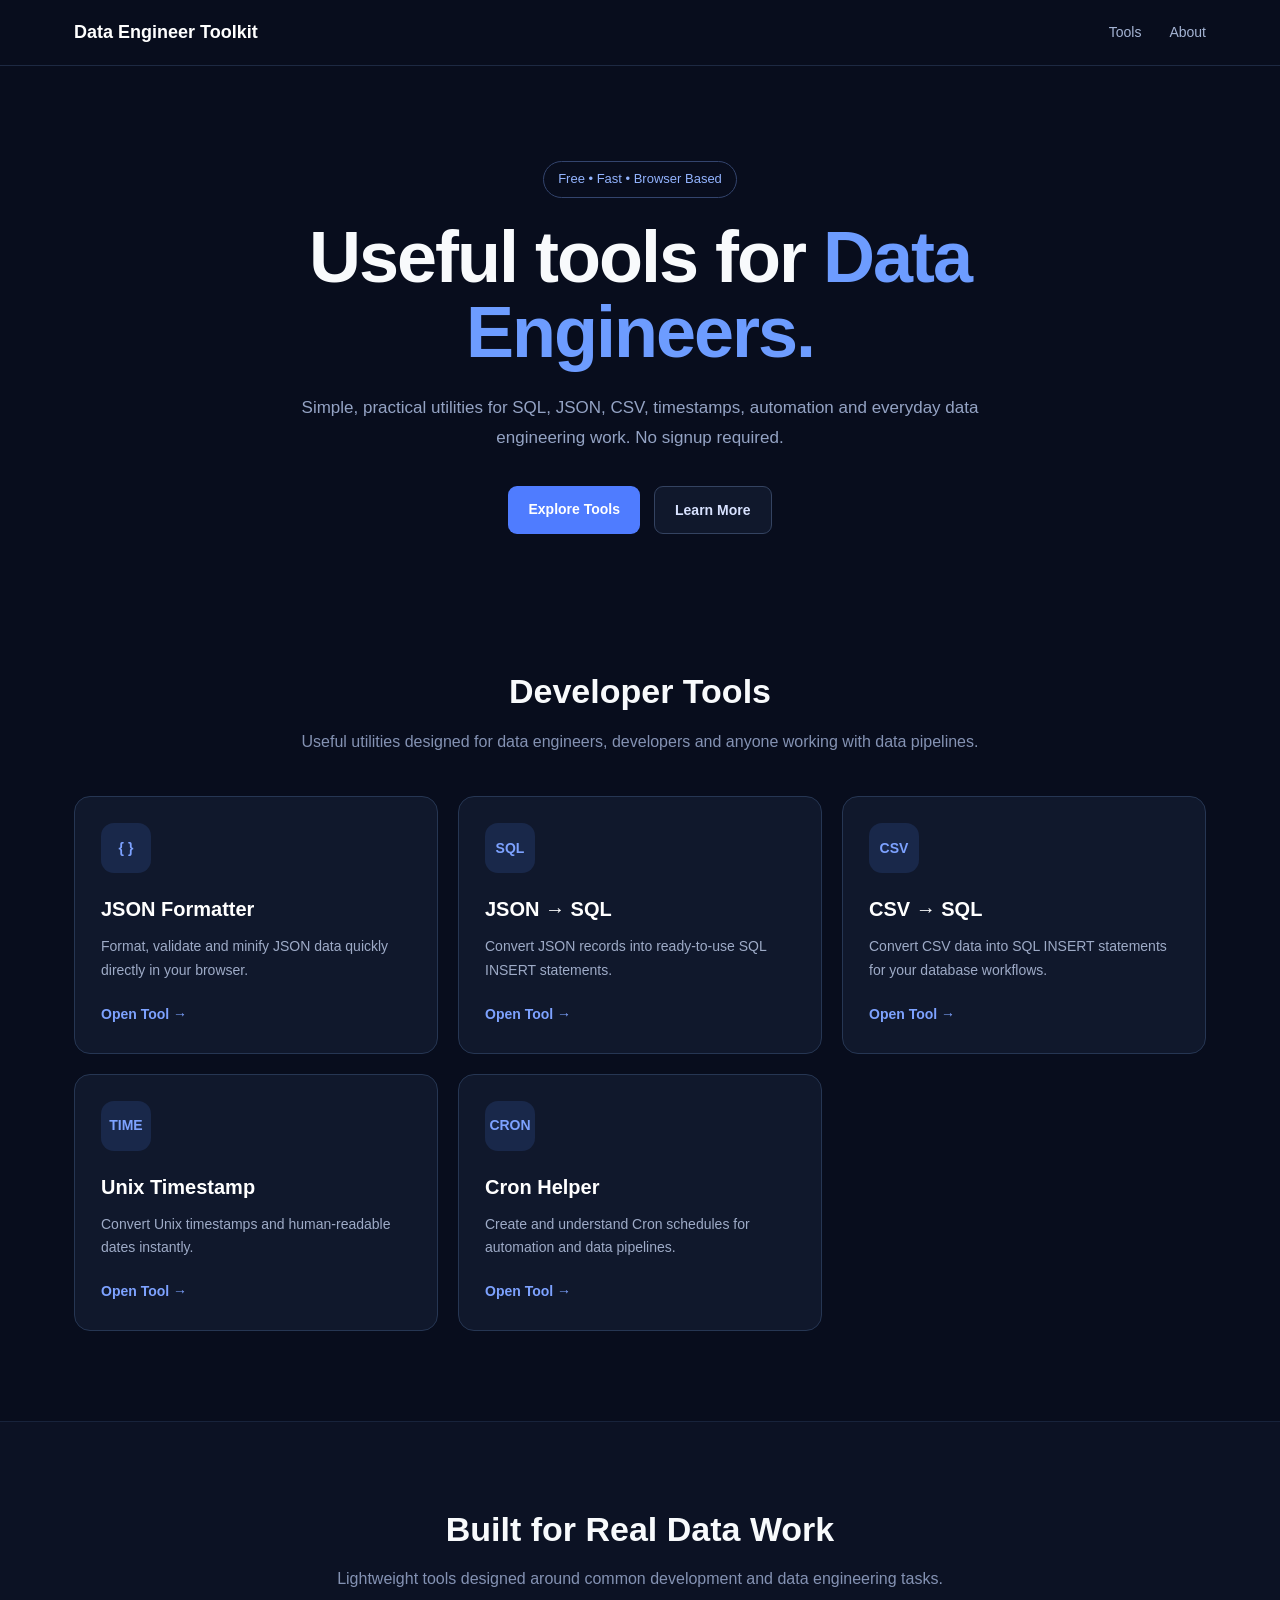
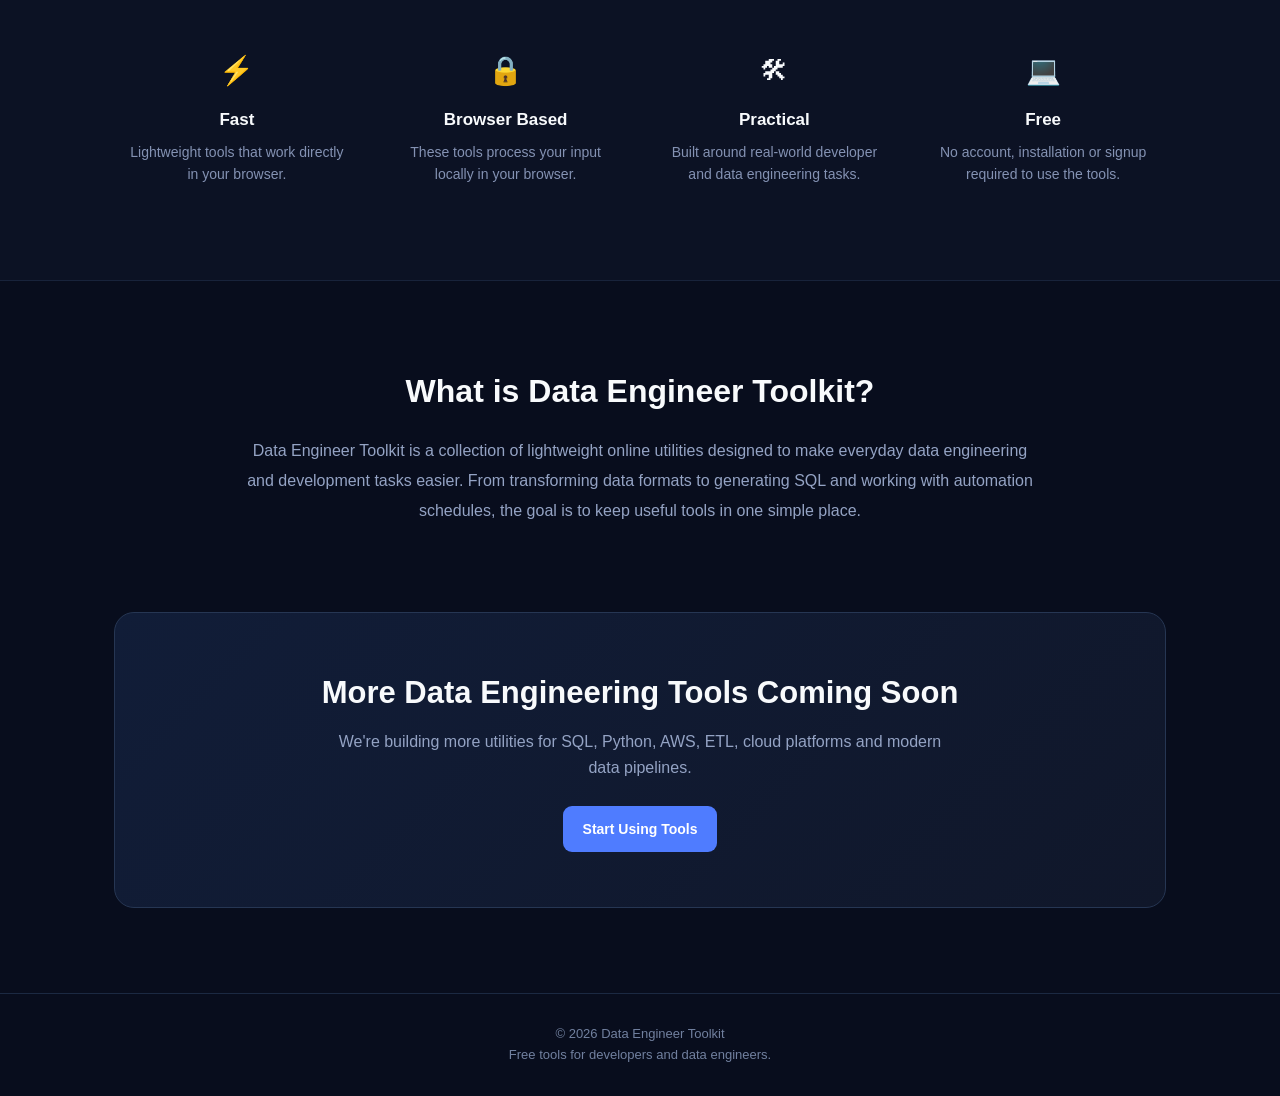
<file: index.html>
<!DOCTYPE html>
<html lang="en">
<head>
  <meta charset="UTF-8">
  <meta name="viewport" content="width=device-width, initial-scale=1.0">

  <title>Data Engineer Toolkit | Free Data Engineering Tools</title>

  <meta name="description"
        content="Free online tools for data engineers and developers. Format JSON, convert JSON and CSV to SQL, work with Unix timestamps, and generate Cron expressions.">

  <meta name="keywords"
        content="data engineer tools, SQL tools, JSON formatter, CSV to SQL, JSON to SQL, cron generator, Unix timestamp, ETL tools">

  <style>
    * {
      box-sizing: border-box;
    }

    html {
      scroll-behavior: smooth;
    }

    body {
      margin: 0;
      background: #080d1d;
      color: #f8fafc;
      font-family: Arial, Helvetica, sans-serif;
      line-height: 1.6;
    }

    a {
      color: inherit;
    }

    /* NAVIGATION */

    .navbar {
      width: 100%;
      border-bottom: 1px solid #1d2942;
      background: #080d1d;
      position: sticky;
      top: 0;
      z-index: 100;
    }

    .nav-container {
      max-width: 1180px;
      margin: auto;
      padding: 18px 24px;
      display: flex;
      align-items: center;
      justify-content: space-between;
    }

    .brand {
      text-decoration: none;
      font-size: 18px;
      font-weight: 700;
      color: #ffffff;
    }

    .nav-links {
      display: flex;
      gap: 28px;
      align-items: center;
    }

    .nav-links a {
      text-decoration: none;
      color: #a5b4d4;
      font-size: 14px;
    }

    .nav-links a:hover {
      color: #ffffff;
    }

    /* HERO */

    .hero {
      max-width: 1000px;
      margin: auto;
      padding: 95px 24px 85px;
      text-align: center;
    }

    .hero-badge {
      display: inline-block;
      padding: 7px 14px;
      border: 1px solid #33446d;
      border-radius: 999px;
      color: #93b4ff;
      font-size: 13px;
      margin-bottom: 22px;
    }

    .hero h1 {
      margin: 0 auto 22px;
      max-width: 900px;
      font-size: clamp(42px, 7vw, 72px);
      line-height: 1.05;
      letter-spacing: -2px;
    }

    .hero h1 span {
      color: #6d9cff;
    }

    .hero-description {
      max-width: 700px;
      margin: auto;
      color: #94a3c4;
      font-size: 17px;
      line-height: 1.8;
    }

    .hero-buttons {
      margin-top: 32px;
      display: flex;
      justify-content: center;
      gap: 14px;
      flex-wrap: wrap;
    }

    .button {
      display: inline-block;
      padding: 12px 20px;
      border-radius: 9px;
      text-decoration: none;
      font-size: 14px;
      font-weight: 700;
      transition: 0.2s;
    }

    .primary-button {
      background: #4f7cff;
      color: #ffffff;
    }

    .primary-button:hover {
      background: #3d68df;
      transform: translateY(-2px);
    }

    .secondary-button {
      border: 1px solid #344361;
      color: #d8e2ff;
      background: #10182c;
    }

    .secondary-button:hover {
      border-color: #6179ad;
      transform: translateY(-2px);
    }

    /* TOOLS */

    .tools-section {
      max-width: 1180px;
      margin: auto;
      padding: 45px 24px 90px;
    }

    .section-heading {
      text-align: center;
      margin-bottom: 42px;
    }

    .section-heading h2 {
      margin: 0 0 10px;
      font-size: 34px;
    }

    .section-heading p {
      max-width: 680px;
      margin: auto;
      color: #8492b3;
    }

    .tools-grid {
      display: grid;
      grid-template-columns: repeat(3, 1fr);
      gap: 20px;
    }

    .tool-card {
      display: block;
      background: #10182c;
      border: 1px solid #263653;
      border-radius: 16px;
      padding: 26px;
      text-decoration: none;
      color: #f8fafc;
      transition: 0.25s ease;
      min-height: 245px;
    }

    .tool-card:hover {
      transform: translateY(-5px);
      border-color: #5f83e8;
      background: #121d35;
      box-shadow: 0 15px 40px rgba(0, 0, 0, 0.25);
    }

    .tool-icon {
      width: 50px;
      height: 50px;
      display: flex;
      align-items: center;
      justify-content: center;
      border-radius: 13px;
      background: #19284a;
      color: #7da2ff;
      font-size: 14px;
      font-weight: 700;
      margin-bottom: 20px;
    }

    .tool-card h3 {
      margin: 0 0 10px;
      color: #ffffff;
      font-size: 20px;
    }

    .tool-card p {
      margin: 0;
      color: #9eabc7;
      font-size: 14px;
      line-height: 1.7;
    }

    .tool-link {
      display: inline-block;
      margin-top: 20px;
      color: #7da2ff;
      font-size: 14px;
      font-weight: 700;
    }

    /* FEATURES */

    .features {
      border-top: 1px solid #18233b;
      border-bottom: 1px solid #18233b;
      background: #0c1224;
      padding: 80px 24px;
    }

    .feature-grid {
      max-width: 1050px;
      margin: auto;
      display: grid;
      grid-template-columns: repeat(4, 1fr);
      gap: 25px;
    }

    .feature {
      text-align: center;
      padding: 15px;
    }

    .feature-icon {
      font-size: 28px;
      margin-bottom: 12px;
    }

    .feature h3 {
      margin: 0 0 8px;
      font-size: 17px;
    }

    .feature p {
      margin: 0;
      color: #8492b3;
      font-size: 14px;
      line-height: 1.6;
    }

    /* ABOUT */

    .about {
      max-width: 850px;
      margin: auto;
      padding: 85px 24px;
      text-align: center;
    }

    .about h2 {
      margin: 0 0 18px;
      font-size: 32px;
    }

    .about p {
      margin: 0;
      color: #94a3c4;
      font-size: 16px;
      line-height: 1.9;
    }

    /* CTA */

    .cta-wrapper {
      max-width: 1100px;
      margin: auto;
      padding: 0 24px 85px;
    }

    .cta {
      padding: 55px 25px;
      text-align: center;
      border: 1px solid #263653;
      border-radius: 20px;
      background: linear-gradient(
        135deg,
        #111d38,
        #10172a
      );
    }

    .cta h2 {
      margin: 0 0 12px;
      font-size: 31px;
    }

    .cta p {
      max-width: 620px;
      margin: 0 auto 25px;
      color: #94a3c4;
    }

    /* FOOTER */

    footer {
      border-top: 1px solid #1b2942;
      padding: 30px 24px;
      text-align: center;
      color: #71809f;
      font-size: 13px;
    }

    /* MOBILE */

    @media (max-width: 900px) {

      .tools-grid {
        grid-template-columns: repeat(2, 1fr);
      }

      .feature-grid {
        grid-template-columns: repeat(2, 1fr);
      }

    }

    @media (max-width: 600px) {

      .nav-container {
        padding: 15px 18px;
      }

      .nav-links {
        gap: 14px;
      }

      .nav-links a {
        font-size: 12px;
      }

      .hero {
        padding: 65px 20px;
      }

      .hero h1 {
        font-size: 42px;
        letter-spacing: -1px;
      }

      .hero-description {
        font-size: 15px;
      }

      .tools-section {
        padding-left: 18px;
        padding-right: 18px;
      }

      .tools-grid {
        grid-template-columns: 1fr;
      }

      .feature-grid {
        grid-template-columns: 1fr;
      }

      .section-heading h2 {
        font-size: 28px;
      }

      .about h2 {
        font-size: 28px;
      }

      .cta h2 {
        font-size: 26px;
      }

    }
  </style>
</head>

<body>

  <!-- NAVIGATION -->

  <header class="navbar">
    <div class="nav-container">

      <a class="brand" href="./index.html">
        Data Engineer Toolkit
      </a>

      <nav class="nav-links">
        <a href="#tools">Tools</a>
        <a href="#about">About</a>
      </nav>

    </div>
  </header>


  <!-- HERO -->

  <main>

    <section class="hero">

      <div class="hero-badge">
        Free • Fast • Browser Based
      </div>

      <h1>
        Useful tools for
        <span>Data Engineers.</span>
      </h1>

      <p class="hero-description">
        Simple, practical utilities for SQL, JSON, CSV, timestamps,
        automation and everyday data engineering work.
        No signup required.
      </p>

      <div class="hero-buttons">

        <a class="button primary-button" href="#tools">
          Explore Tools
        </a>

        <a class="button secondary-button" href="#about">
          Learn More
        </a>

      </div>

    </section>


    <!-- TOOLS -->

    <section class="tools-section" id="tools">

      <div class="section-heading">

        <h2>Developer Tools</h2>

        <p>
          Useful utilities designed for data engineers,
          developers and anyone working with data pipelines.
        </p>

      </div>


      <div class="tools-grid">


        <!-- JSON FORMATTER -->

        <a class="tool-card" href="tools/json-formatter.html">

          <div class="tool-icon">
            { }
          </div>

          <h3>JSON Formatter</h3>

          <p>
            Format, validate and minify JSON data quickly
            directly in your browser.
          </p>

          <span class="tool-link">
            Open Tool →
          </span>

        </a>


        <!-- JSON TO SQL -->

        <a class="tool-card" href="tools/json-to-sql.html">

          <div class="tool-icon">
            SQL
          </div>

          <h3>JSON → SQL</h3>

          <p>
            Convert JSON records into ready-to-use
            SQL INSERT statements.
          </p>

          <span class="tool-link">
            Open Tool →
          </span>

        </a>


        <!-- CSV TO SQL -->

        <a class="tool-card" href="tools/csv-to-sql.html">

          <div class="tool-icon">
            CSV
          </div>

          <h3>CSV → SQL</h3>

          <p>
            Convert CSV data into SQL INSERT statements
            for your database workflows.
          </p>

          <span class="tool-link">
            Open Tool →
          </span>

        </a>


        <!-- TIMESTAMP -->

        <a class="tool-card" href="tools/timestamp.html">

          <div class="tool-icon">
            TIME
          </div>

          <h3>Unix Timestamp</h3>

          <p>
            Convert Unix timestamps and human-readable
            dates instantly.
          </p>

          <span class="tool-link">
            Open Tool →
          </span>

        </a>


        <!-- CRON -->

        <a class="tool-card" href="tools/cron.html">

          <div class="tool-icon">
            CRON
          </div>

          <h3>Cron Helper</h3>

          <p>
            Create and understand Cron schedules for
            automation and data pipelines.
          </p>

          <span class="tool-link">
            Open Tool →
          </span>

        </a>


      </div>

    </section>


    <!-- FEATURES -->

    <section class="features">

      <div class="section-heading">

        <h2>Built for Real Data Work</h2>

        <p>
          Lightweight tools designed around common
          development and data engineering tasks.
        </p>

      </div>


      <div class="feature-grid">

        <div class="feature">

          <div class="feature-icon">
            ⚡
          </div>

          <h3>Fast</h3>

          <p>
            Lightweight tools that work directly
            in your browser.
          </p>

        </div>


        <div class="feature">

          <div class="feature-icon">
            🔒
          </div>

          <h3>Browser Based</h3>

          <p>
            These tools process your input locally
            in your browser.
          </p>

        </div>


        <div class="feature">

          <div class="feature-icon">
            🛠
          </div>

          <h3>Practical</h3>

          <p>
            Built around real-world developer
            and data engineering tasks.
          </p>

        </div>


        <div class="feature">

          <div class="feature-icon">
            💻
          </div>

          <h3>Free</h3>

          <p>
            No account, installation or signup
            required to use the tools.
          </p>

        </div>

      </div>

    </section>


    <!-- ABOUT -->

    <section class="about" id="about">

      <h2>
        What is Data Engineer Toolkit?
      </h2>

      <p>
        Data Engineer Toolkit is a collection of lightweight
        online utilities designed to make everyday data
        engineering and development tasks easier.
        From transforming data formats to generating SQL
        and working with automation schedules, the goal is
        to keep useful tools in one simple place.
      </p>

    </section>


    <!-- CTA -->

    <section class="cta-wrapper">

      <div class="cta">

        <h2>
          More Data Engineering Tools Coming Soon
        </h2>

        <p>
          We're building more utilities for SQL, Python,
          AWS, ETL, cloud platforms and modern data pipelines.
        </p>

        <a class="button primary-button" href="#tools">
          Start Using Tools
        </a>

      </div>

    </section>

  </main>


  <!-- FOOTER -->

  <footer>

    <div>
      © 2026 Data Engineer Toolkit
    </div>

    <div>
      Free tools for developers and data engineers.
    </div>

  </footer>

</body>
</html>
</file>
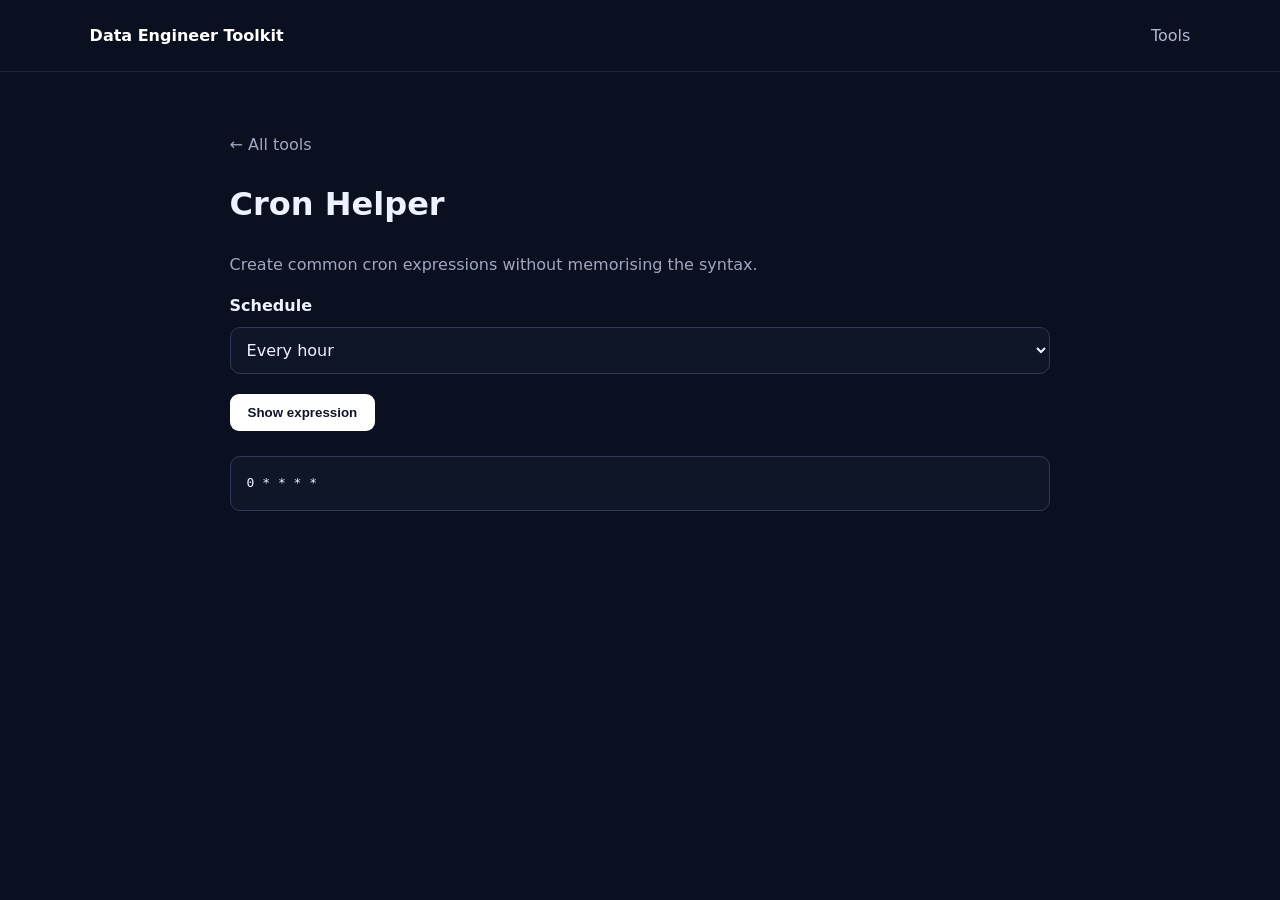
<file: cron.html>
<!doctype html><html lang="en"><head><meta charset="utf-8"><meta name="viewport" content="width=device-width,initial-scale=1">
<title>Cron Helper — Data Engineer Toolkit</title><meta name="description" content="Create common cron expressions without memorising the syntax."><link rel="stylesheet" href="../style.css">
<style>.tool{max-width:1000px;margin:auto;padding:60px 7%}textarea,input,select{width:100%;background:#0f1627;color:#eef2ff;border:1px solid #303b58;border-radius:10px;padding:12px;margin:8px 0 16px;font:inherit}textarea{min-height:260px;resize:vertical}button{background:#fff;color:#101525;border:0;border-radius:9px;padding:11px 18px;font-weight:700;cursor:pointer;margin:4px 6px 12px 0}pre{white-space:pre-wrap;background:#0f1627;border:1px solid #303b58;padding:16px;border-radius:10px;overflow:auto}label{font-weight:700}.muted{color:#9da8c0}.back{color:#9da8c0;text-decoration:none}</style></head>
<body><header class="nav"><a class="brand" href="../">Data Engineer Toolkit</a><nav><a href="../#tools">Tools</a></nav></header>
<main class="tool"><a class="back" href="../">← All tools</a><h1>Cron Helper</h1><p class="muted">Create common cron expressions without memorising the syntax.</p><label>Schedule</label><select id="sel"><option value="0 * * * *">Every hour</option><option value="0 0 * * *">Every day at midnight</option><option value="0 9 * * *">Every day at 9 AM</option><option value="0 9 * * 1-5">Weekdays at 9 AM</option><option value="0 0 * * 0">Every Sunday at midnight</option><option value="*/5 * * * *">Every 5 minutes</option><option value="0 */6 * * *">Every 6 hours</option></select><button onclick="go()">Show expression</button><pre id="out">0 * * * *</pre></main><script>const s=document.getElementById('sel'),o=document.getElementById('out');function go(){o.textContent=s.value}</script></body></html>
</file>
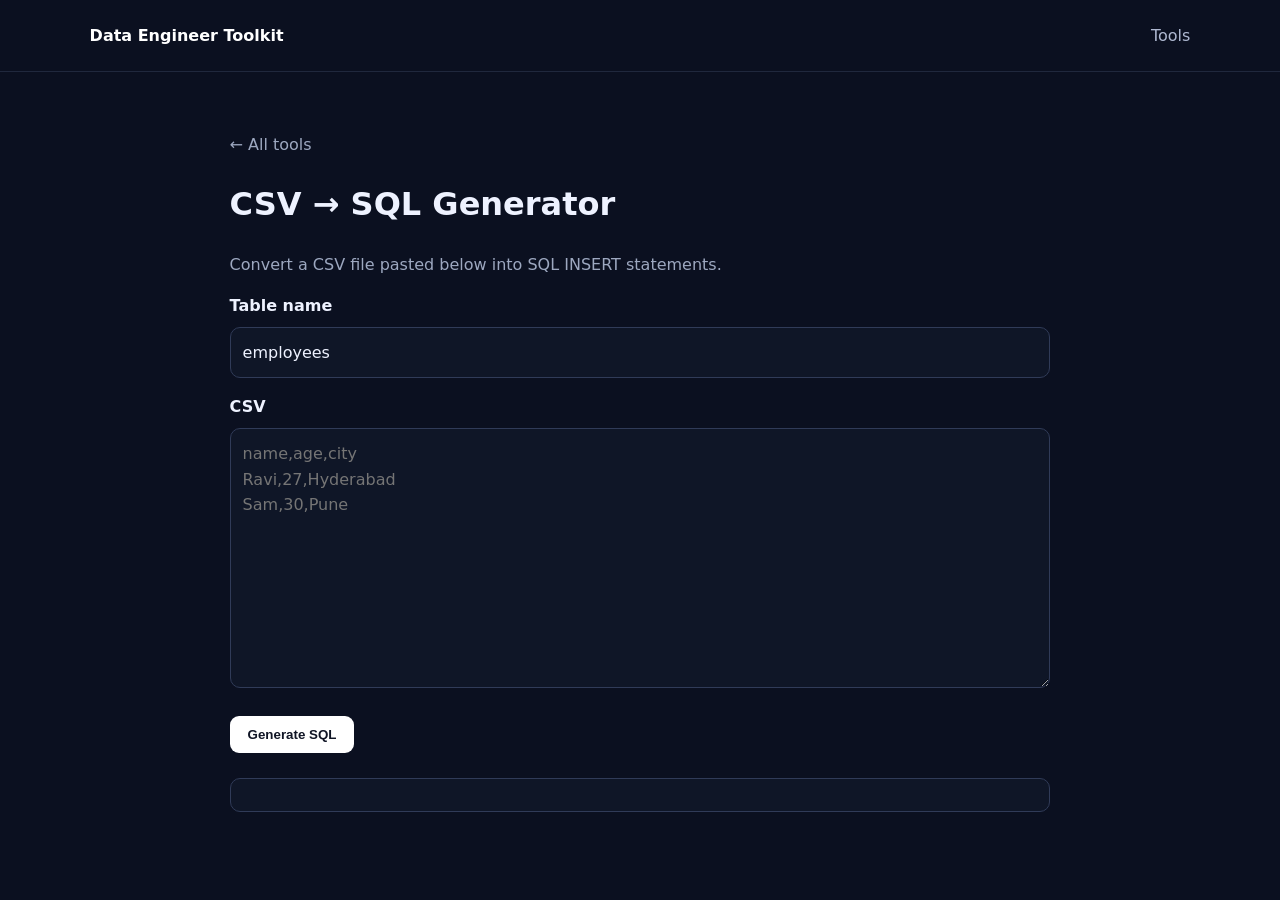
<file: csv-to-sql.html>
<!doctype html><html lang="en"><head><meta charset="utf-8"><meta name="viewport" content="width=device-width,initial-scale=1">
<title>CSV → SQL Generator — Data Engineer Toolkit</title><meta name="description" content="Convert a CSV file pasted below into SQL INSERT statements."><link rel="stylesheet" href="../style.css">
<style>.tool{max-width:1000px;margin:auto;padding:60px 7%}textarea,input,select{width:100%;background:#0f1627;color:#eef2ff;border:1px solid #303b58;border-radius:10px;padding:12px;margin:8px 0 16px;font:inherit}textarea{min-height:260px;resize:vertical}button{background:#fff;color:#101525;border:0;border-radius:9px;padding:11px 18px;font-weight:700;cursor:pointer;margin:4px 6px 12px 0}pre{white-space:pre-wrap;background:#0f1627;border:1px solid #303b58;padding:16px;border-radius:10px;overflow:auto}label{font-weight:700}.muted{color:#9da8c0}.back{color:#9da8c0;text-decoration:none}</style></head>
<body><header class="nav"><a class="brand" href="../">Data Engineer Toolkit</a><nav><a href="../#tools">Tools</a></nav></header>
<main class="tool"><a class="back" href="../">← All tools</a><h1>CSV → SQL Generator</h1><p class="muted">Convert a CSV file pasted below into SQL INSERT statements.</p><label>Table name</label><input id="table" value="employees"><label>CSV</label><textarea id="input" placeholder="name,age,city&#10;Ravi,27,Hyderabad&#10;Sam,30,Pune"></textarea><button onclick="go()">Generate SQL</button><pre id="out"></pre></main><script>function esc(v){if(v===''||v.toLowerCase()==='null')return 'NULL';if(!isNaN(v)&&v.trim()!=='')return v;return "'"+v.replaceAll("'","''")+"'"}function go(){const lines=document.getElementById('input').value.trim().split(/\r?\n/);if(lines.length<2){out.textContent='Add a header and at least one row.';return}const cols=lines[0].split(',').map(x=>x.trim());out.textContent=lines.slice(1).map(line=>{const vals=line.split(',').map(x=>x.trim());return 'INSERT INTO '+table.value+' ('+cols.join(', ')+') VALUES ('+vals.map(esc).join(', ')+');'}).join('\n')}</script></body></html>
</file>
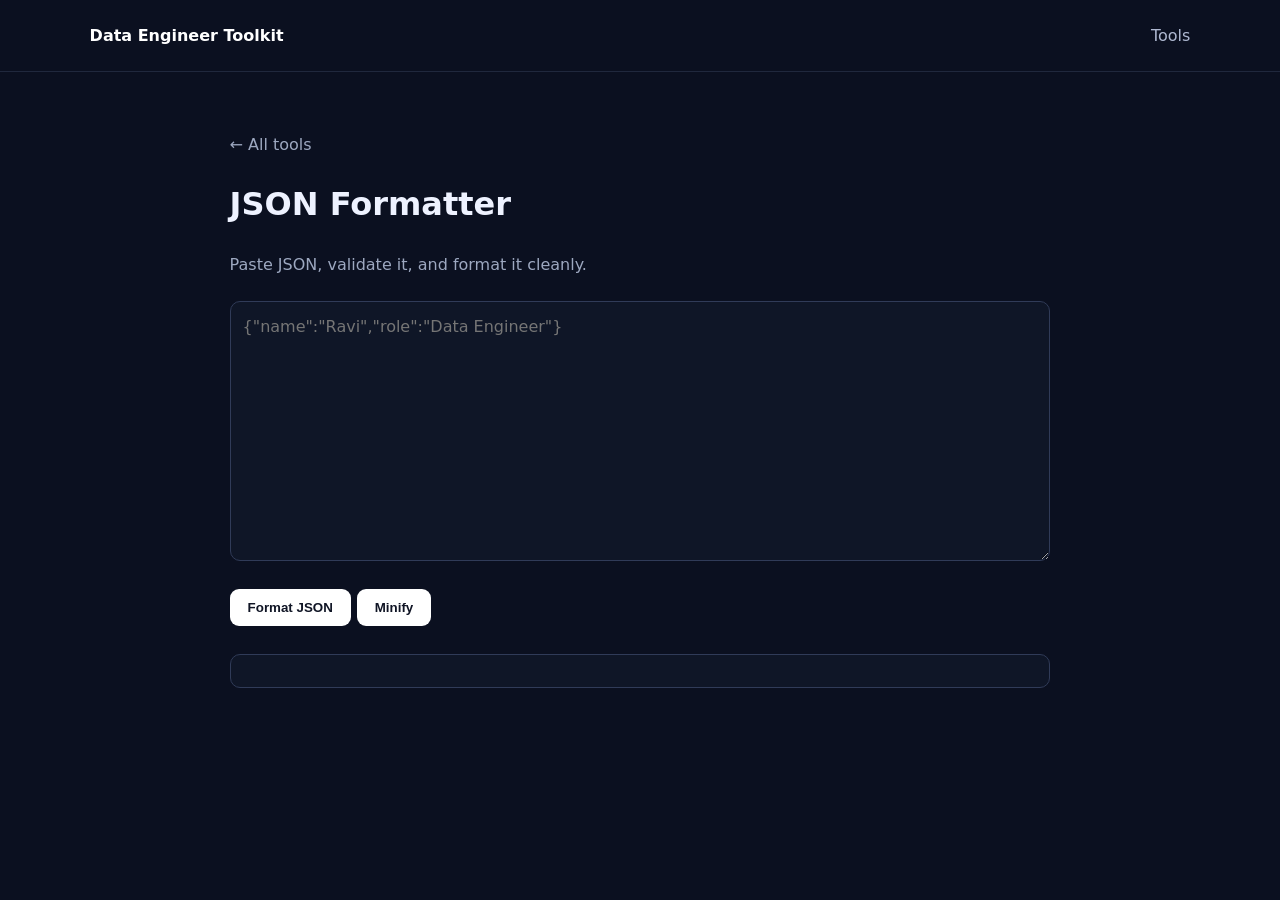
<file: json-formatter.html>
<!doctype html><html lang="en"><head><meta charset="utf-8"><meta name="viewport" content="width=device-width,initial-scale=1">
<title>JSON Formatter — Data Engineer Toolkit</title><meta name="description" content="Paste JSON, validate it, and format it cleanly."><link rel="stylesheet" href="../style.css">
<style>.tool{max-width:1000px;margin:auto;padding:60px 7%}textarea,input,select{width:100%;background:#0f1627;color:#eef2ff;border:1px solid #303b58;border-radius:10px;padding:12px;margin:8px 0 16px;font:inherit}textarea{min-height:260px;resize:vertical}button{background:#fff;color:#101525;border:0;border-radius:9px;padding:11px 18px;font-weight:700;cursor:pointer;margin:4px 6px 12px 0}pre{white-space:pre-wrap;background:#0f1627;border:1px solid #303b58;padding:16px;border-radius:10px;overflow:auto}label{font-weight:700}.muted{color:#9da8c0}.back{color:#9da8c0;text-decoration:none}</style></head>
<body><header class="nav"><a class="brand" href="../">Data Engineer Toolkit</a><nav><a href="../#tools">Tools</a></nav></header>
<main class="tool"><a class="back" href="../">← All tools</a><h1>JSON Formatter</h1><p class="muted">Paste JSON, validate it, and format it cleanly.</p><textarea id="input" placeholder='{"name":"Ravi","role":"Data Engineer"}'></textarea><br><button onclick="formatJson()">Format JSON</button><button onclick="minify()">Minify</button><p id="msg" class="muted"></p><pre id="output"></pre></main><script>const i=document.getElementById('input'),o=document.getElementById('output'),m=document.getElementById('msg');
function formatJson(){try{o.textContent=JSON.stringify(JSON.parse(i.value),null,2);m.textContent='Valid JSON';}catch(e){o.textContent='';m.textContent='Invalid JSON: '+e.message}}
function minify(){try{o.textContent=JSON.stringify(JSON.parse(i.value));m.textContent='Valid JSON';}catch(e){o.textContent='';m.textContent='Invalid JSON: '+e.message}}</script></body></html>
</file>
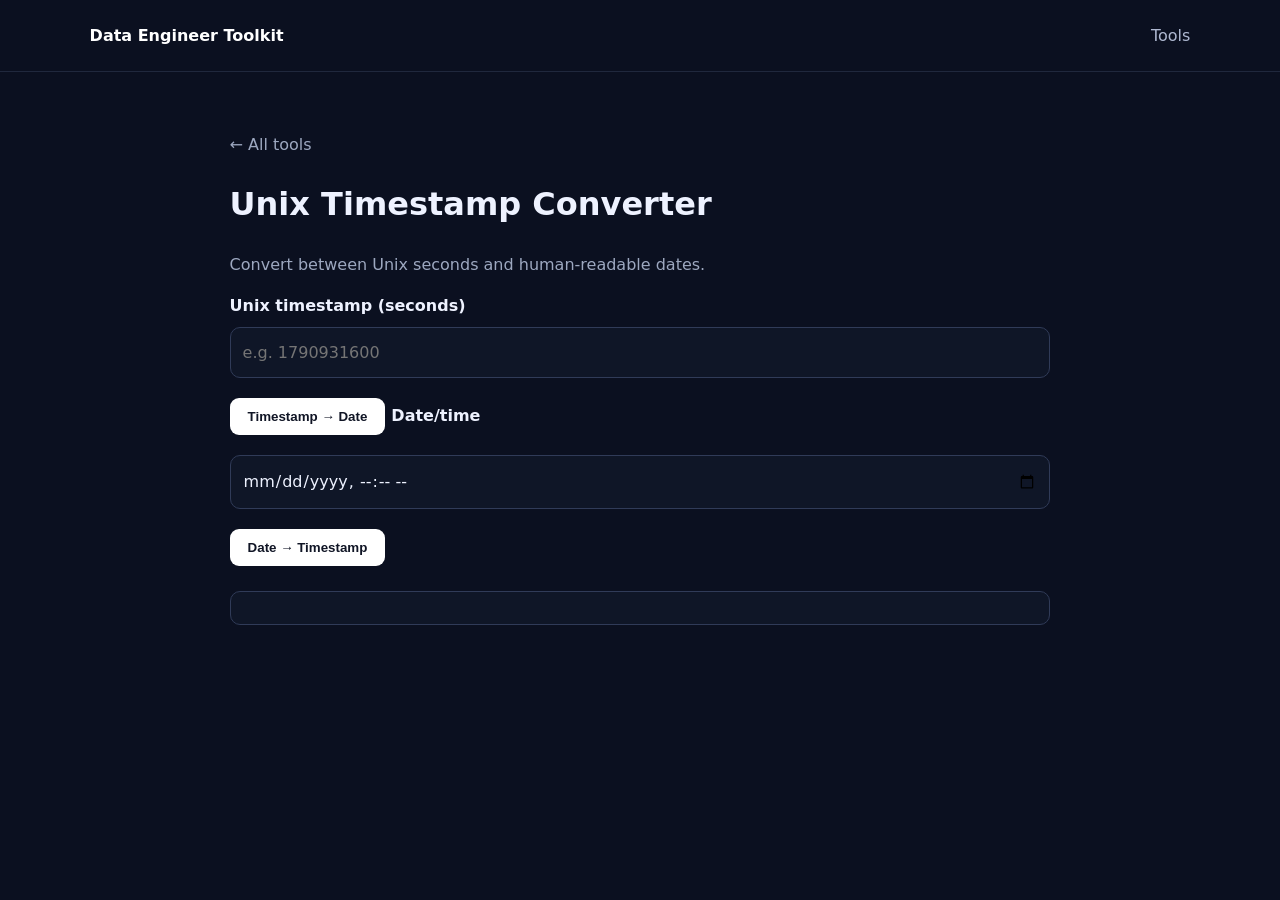
<file: timestamp.html>
<!doctype html><html lang="en"><head><meta charset="utf-8"><meta name="viewport" content="width=device-width,initial-scale=1">
<title>Unix Timestamp Converter — Data Engineer Toolkit</title><meta name="description" content="Convert between Unix seconds and human-readable dates."><link rel="stylesheet" href="../style.css">
<style>.tool{max-width:1000px;margin:auto;padding:60px 7%}textarea,input,select{width:100%;background:#0f1627;color:#eef2ff;border:1px solid #303b58;border-radius:10px;padding:12px;margin:8px 0 16px;font:inherit}textarea{min-height:260px;resize:vertical}button{background:#fff;color:#101525;border:0;border-radius:9px;padding:11px 18px;font-weight:700;cursor:pointer;margin:4px 6px 12px 0}pre{white-space:pre-wrap;background:#0f1627;border:1px solid #303b58;padding:16px;border-radius:10px;overflow:auto}label{font-weight:700}.muted{color:#9da8c0}.back{color:#9da8c0;text-decoration:none}</style></head>
<body><header class="nav"><a class="brand" href="../">Data Engineer Toolkit</a><nav><a href="../#tools">Tools</a></nav></header>
<main class="tool"><a class="back" href="../">← All tools</a><h1>Unix Timestamp Converter</h1><p class="muted">Convert between Unix seconds and human-readable dates.</p><label>Unix timestamp (seconds)</label><input id="ts" placeholder="e.g. 1790931600"><button onclick="fromTs()">Timestamp → Date</button><label>Date/time</label><input id="date" type="datetime-local"><button onclick="toTs()">Date → Timestamp</button><pre id="out"></pre></main><script>const out=document.getElementById('out');function fromTs(){const n=Number(document.getElementById('ts').value);if(!Number.isFinite(n)){out.textContent='Enter a valid timestamp';return}out.textContent=new Date(n*1000).toString()}function toTs(){const d=new Date(document.getElementById('date').value);if(isNaN(d)){out.textContent='Choose a date';return}out.textContent=String(Math.floor(d.getTime()/1000))}</script></body></html>
</file>
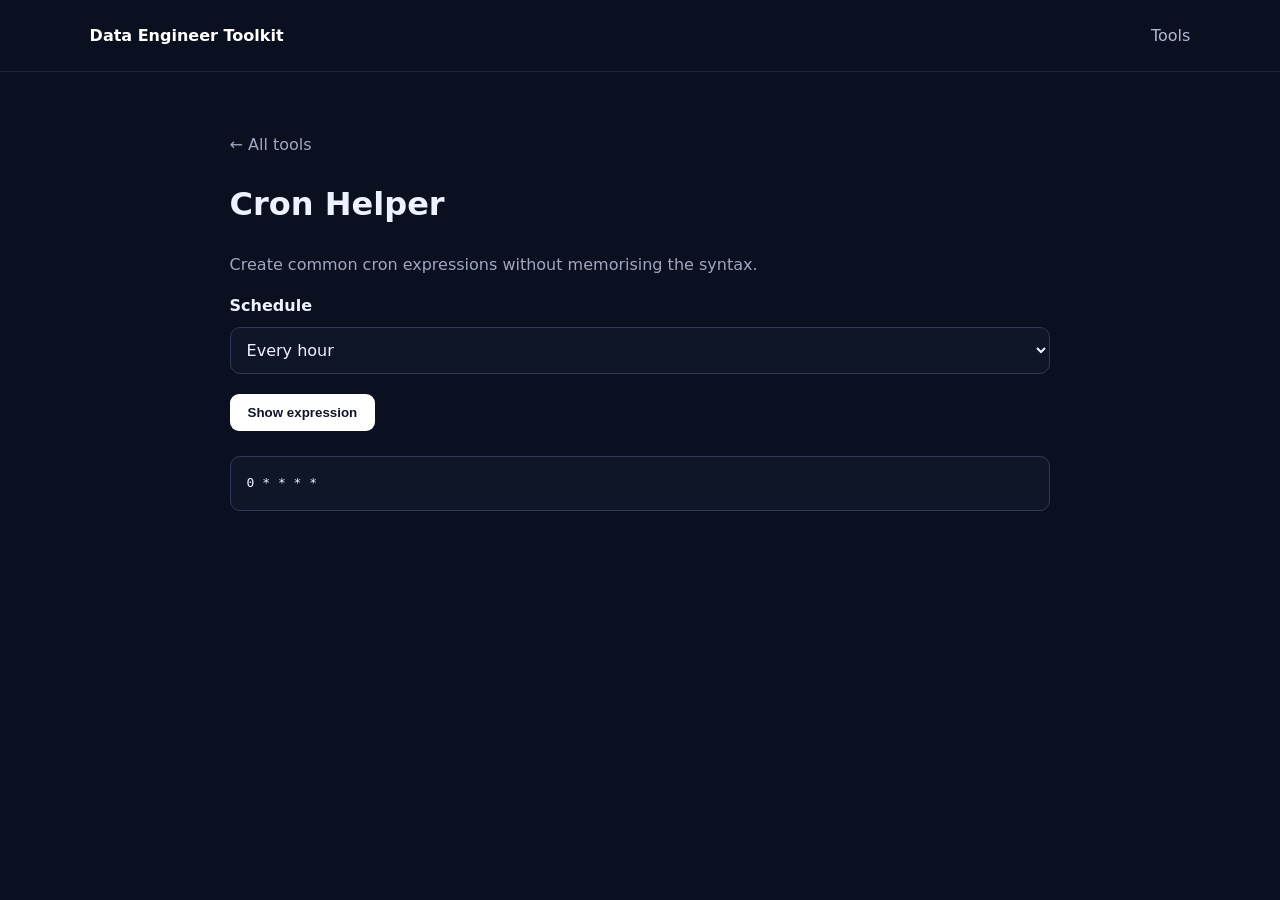
<file: tools/cron.html>
<!doctype html><html lang="en"><head><meta charset="utf-8"><meta name="viewport" content="width=device-width,initial-scale=1">
<title>Cron Helper — Data Engineer Toolkit</title><meta name="description" content="Create common cron expressions without memorising the syntax."><link rel="stylesheet" href="../style.css">
<style>.tool{max-width:1000px;margin:auto;padding:60px 7%}textarea,input,select{width:100%;background:#0f1627;color:#eef2ff;border:1px solid #303b58;border-radius:10px;padding:12px;margin:8px 0 16px;font:inherit}textarea{min-height:260px;resize:vertical}button{background:#fff;color:#101525;border:0;border-radius:9px;padding:11px 18px;font-weight:700;cursor:pointer;margin:4px 6px 12px 0}pre{white-space:pre-wrap;background:#0f1627;border:1px solid #303b58;padding:16px;border-radius:10px;overflow:auto}label{font-weight:700}.muted{color:#9da8c0}.back{color:#9da8c0;text-decoration:none}</style></head>
<body><header class="nav"><a class="brand" href="../">Data Engineer Toolkit</a><nav><a href="../#tools">Tools</a></nav></header>
<main class="tool"><a class="back" href="../">← All tools</a><h1>Cron Helper</h1><p class="muted">Create common cron expressions without memorising the syntax.</p><label>Schedule</label><select id="sel"><option value="0 * * * *">Every hour</option><option value="0 0 * * *">Every day at midnight</option><option value="0 9 * * *">Every day at 9 AM</option><option value="0 9 * * 1-5">Weekdays at 9 AM</option><option value="0 0 * * 0">Every Sunday at midnight</option><option value="*/5 * * * *">Every 5 minutes</option><option value="0 */6 * * *">Every 6 hours</option></select><button onclick="go()">Show expression</button><pre id="out">0 * * * *</pre></main><script>const s=document.getElementById('sel'),o=document.getElementById('out');function go(){o.textContent=s.value}</script></body></html>
</file>
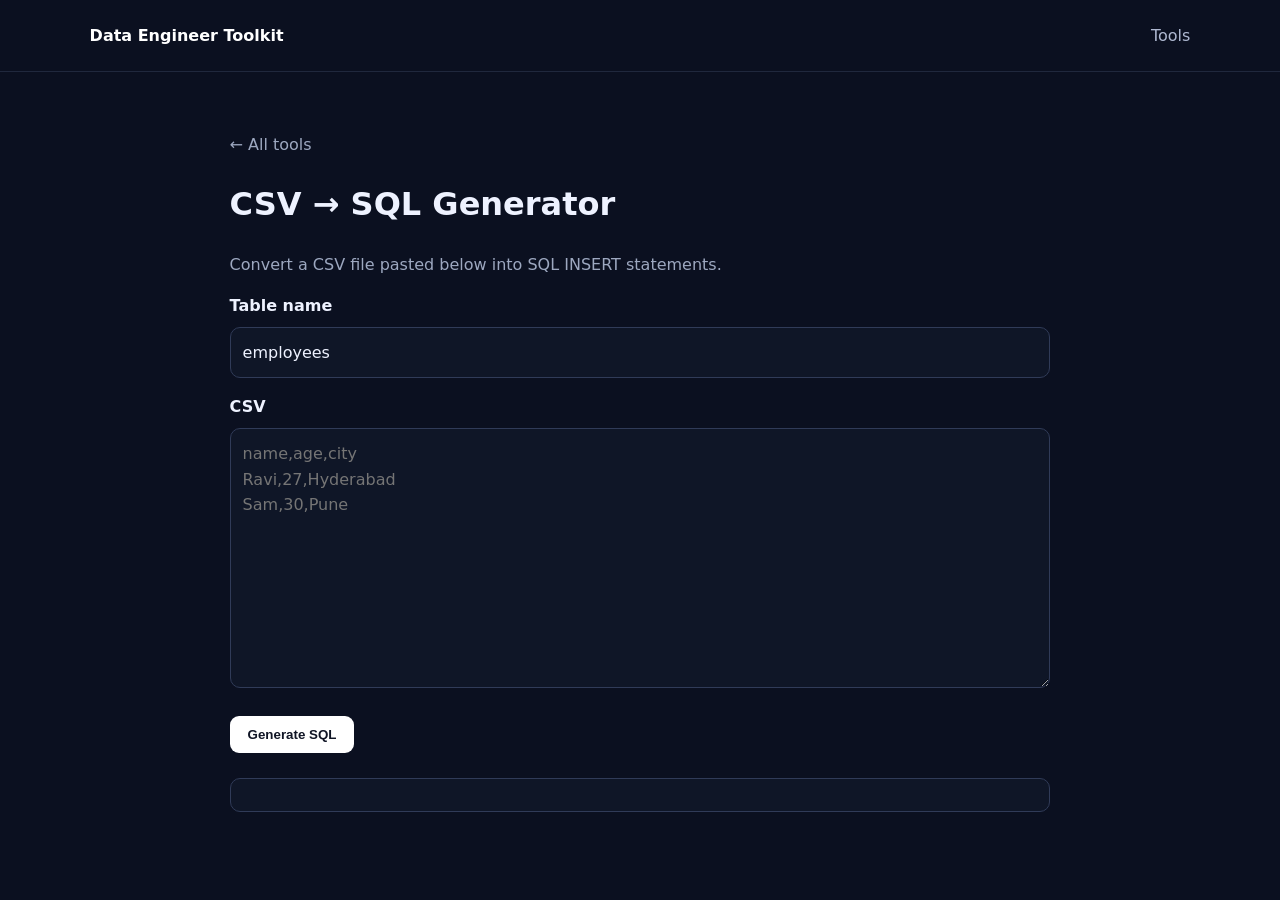
<file: tools/csv-to-sql.html>
<!doctype html><html lang="en"><head><meta charset="utf-8"><meta name="viewport" content="width=device-width,initial-scale=1">
<title>CSV → SQL Generator — Data Engineer Toolkit</title><meta name="description" content="Convert a CSV file pasted below into SQL INSERT statements."><link rel="stylesheet" href="../style.css">
<style>.tool{max-width:1000px;margin:auto;padding:60px 7%}textarea,input,select{width:100%;background:#0f1627;color:#eef2ff;border:1px solid #303b58;border-radius:10px;padding:12px;margin:8px 0 16px;font:inherit}textarea{min-height:260px;resize:vertical}button{background:#fff;color:#101525;border:0;border-radius:9px;padding:11px 18px;font-weight:700;cursor:pointer;margin:4px 6px 12px 0}pre{white-space:pre-wrap;background:#0f1627;border:1px solid #303b58;padding:16px;border-radius:10px;overflow:auto}label{font-weight:700}.muted{color:#9da8c0}.back{color:#9da8c0;text-decoration:none}</style></head>
<body><header class="nav"><a class="brand" href="../">Data Engineer Toolkit</a><nav><a href="../#tools">Tools</a></nav></header>
<main class="tool"><a class="back" href="../">← All tools</a><h1>CSV → SQL Generator</h1><p class="muted">Convert a CSV file pasted below into SQL INSERT statements.</p><label>Table name</label><input id="table" value="employees"><label>CSV</label><textarea id="input" placeholder="name,age,city&#10;Ravi,27,Hyderabad&#10;Sam,30,Pune"></textarea><button onclick="go()">Generate SQL</button><pre id="out"></pre></main><script>function esc(v){if(v===''||v.toLowerCase()==='null')return 'NULL';if(!isNaN(v)&&v.trim()!=='')return v;return "'"+v.replaceAll("'","''")+"'"}function go(){const lines=document.getElementById('input').value.trim().split(/\r?\n/);if(lines.length<2){out.textContent='Add a header and at least one row.';return}const cols=lines[0].split(',').map(x=>x.trim());out.textContent=lines.slice(1).map(line=>{const vals=line.split(',').map(x=>x.trim());return 'INSERT INTO '+table.value+' ('+cols.join(', ')+') VALUES ('+vals.map(esc).join(', ')+');'}).join('\n')}</script></body></html>
</file>
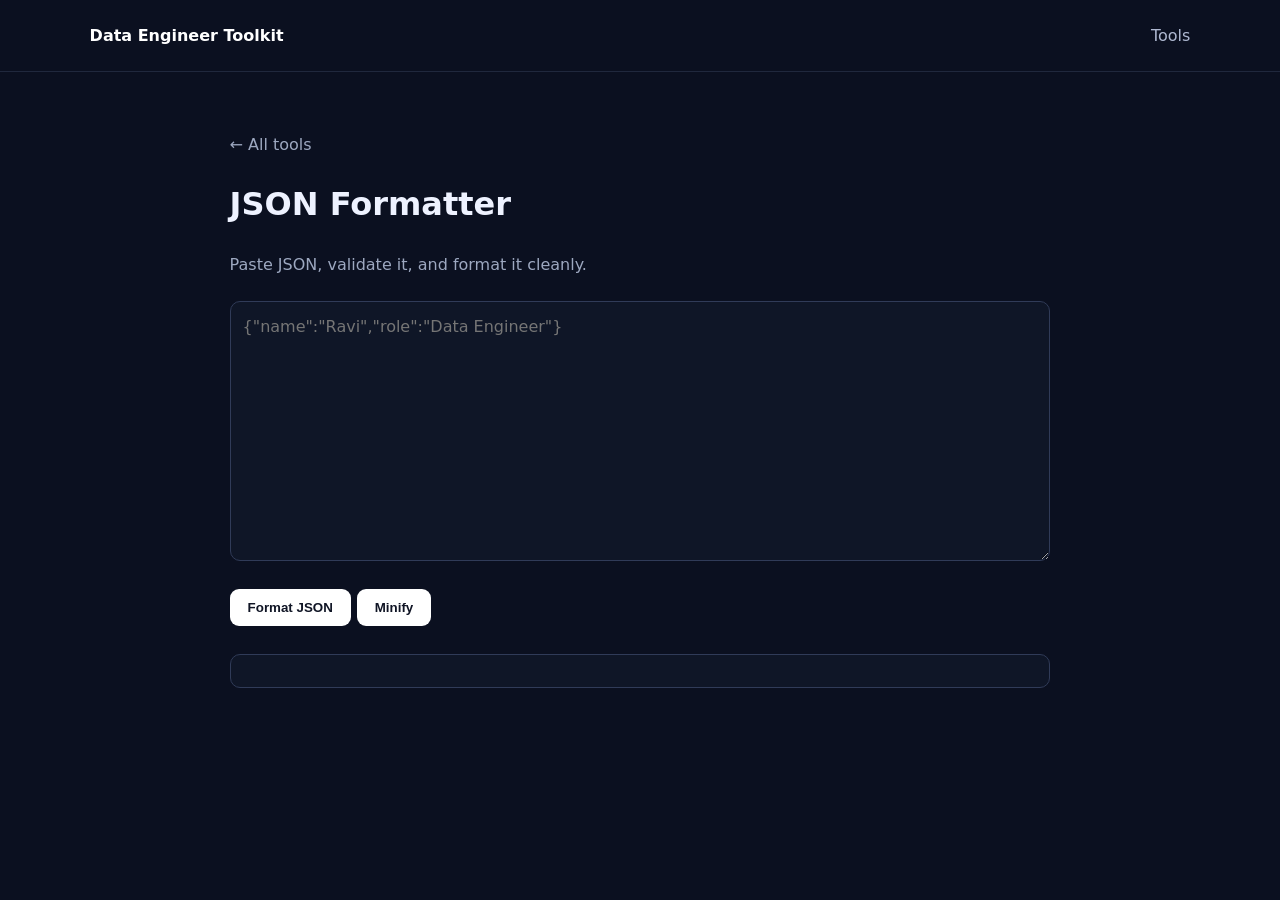
<file: tools/json-formatter.html>
<!doctype html><html lang="en"><head><meta charset="utf-8"><meta name="viewport" content="width=device-width,initial-scale=1">
<title>JSON Formatter — Data Engineer Toolkit</title><meta name="description" content="Paste JSON, validate it, and format it cleanly."><link rel="stylesheet" href="../style.css">
<style>.tool{max-width:1000px;margin:auto;padding:60px 7%}textarea,input,select{width:100%;background:#0f1627;color:#eef2ff;border:1px solid #303b58;border-radius:10px;padding:12px;margin:8px 0 16px;font:inherit}textarea{min-height:260px;resize:vertical}button{background:#fff;color:#101525;border:0;border-radius:9px;padding:11px 18px;font-weight:700;cursor:pointer;margin:4px 6px 12px 0}pre{white-space:pre-wrap;background:#0f1627;border:1px solid #303b58;padding:16px;border-radius:10px;overflow:auto}label{font-weight:700}.muted{color:#9da8c0}.back{color:#9da8c0;text-decoration:none}</style></head>
<body><header class="nav"><a class="brand" href="../">Data Engineer Toolkit</a><nav><a href="../#tools">Tools</a></nav></header>
<main class="tool"><a class="back" href="../">← All tools</a><h1>JSON Formatter</h1><p class="muted">Paste JSON, validate it, and format it cleanly.</p><textarea id="input" placeholder='{"name":"Ravi","role":"Data Engineer"}'></textarea><br><button onclick="formatJson()">Format JSON</button><button onclick="minify()">Minify</button><p id="msg" class="muted"></p><pre id="output"></pre></main><script>const i=document.getElementById('input'),o=document.getElementById('output'),m=document.getElementById('msg');
function formatJson(){try{o.textContent=JSON.stringify(JSON.parse(i.value),null,2);m.textContent='Valid JSON';}catch(e){o.textContent='';m.textContent='Invalid JSON: '+e.message}}
function minify(){try{o.textContent=JSON.stringify(JSON.parse(i.value));m.textContent='Valid JSON';}catch(e){o.textContent='';m.textContent='Invalid JSON: '+e.message}}</script></body></html>
</file>
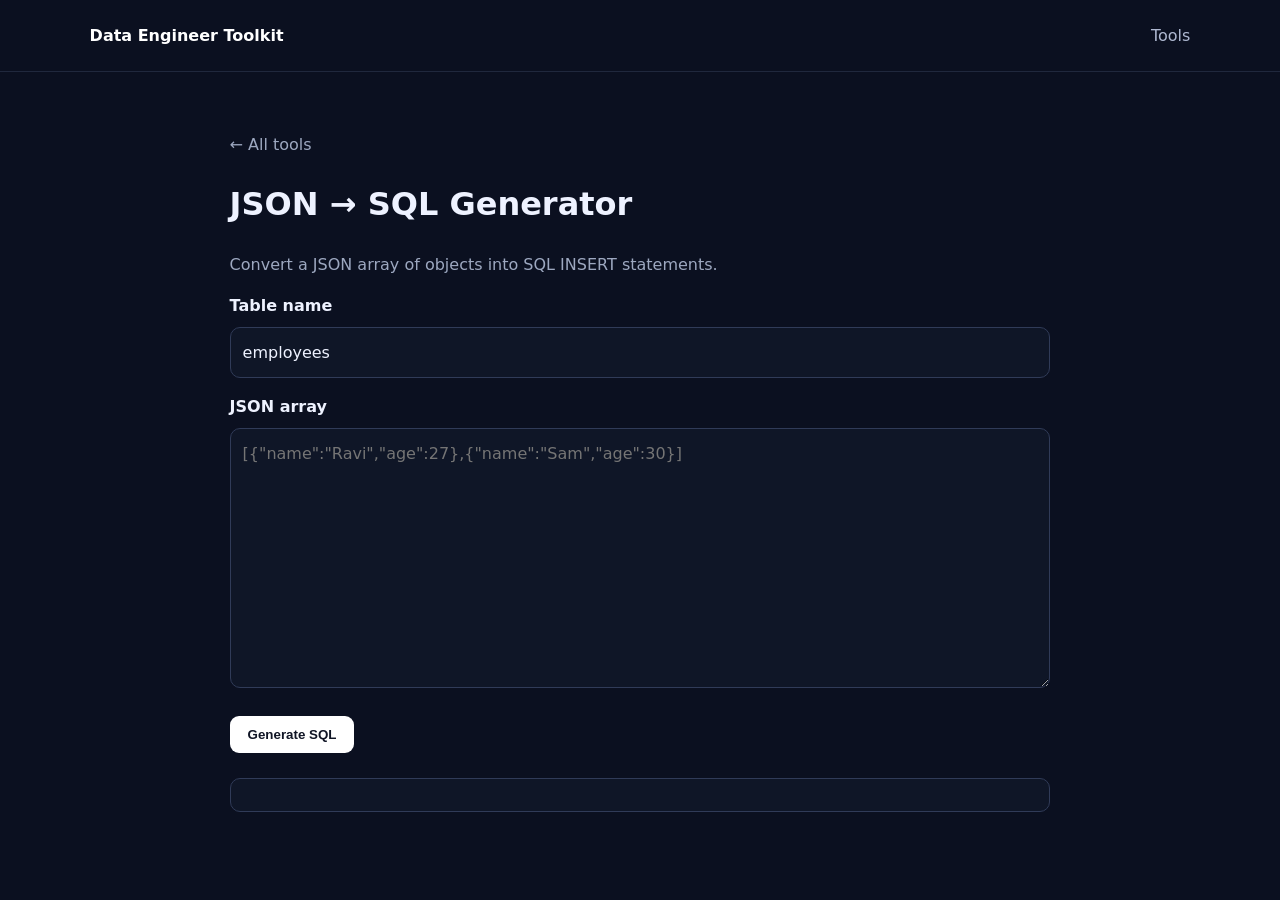
<file: tools/json-to-sql.html>
<!doctype html><html lang="en"><head><meta charset="utf-8"><meta name="viewport" content="width=device-width,initial-scale=1">
<title>JSON → SQL Generator — Data Engineer Toolkit</title><meta name="description" content="Convert a JSON array of objects into SQL INSERT statements."><link rel="stylesheet" href="../style.css">
<style>.tool{max-width:1000px;margin:auto;padding:60px 7%}textarea,input,select{width:100%;background:#0f1627;color:#eef2ff;border:1px solid #303b58;border-radius:10px;padding:12px;margin:8px 0 16px;font:inherit}textarea{min-height:260px;resize:vertical}button{background:#fff;color:#101525;border:0;border-radius:9px;padding:11px 18px;font-weight:700;cursor:pointer;margin:4px 6px 12px 0}pre{white-space:pre-wrap;background:#0f1627;border:1px solid #303b58;padding:16px;border-radius:10px;overflow:auto}label{font-weight:700}.muted{color:#9da8c0}.back{color:#9da8c0;text-decoration:none}</style></head>
<body><header class="nav"><a class="brand" href="../">Data Engineer Toolkit</a><nav><a href="../#tools">Tools</a></nav></header>
<main class="tool"><a class="back" href="../">← All tools</a><h1>JSON → SQL Generator</h1><p class="muted">Convert a JSON array of objects into SQL INSERT statements.</p><label>Table name</label><input id="table" value="employees"><label>JSON array</label><textarea id="input" placeholder='[{"name":"Ravi","age":27},{"name":"Sam","age":30}]'></textarea><button onclick="go()">Generate SQL</button><pre id="out"></pre></main><script>function esc(v){if(v===null||v===undefined)return 'NULL';if(typeof v==='number'||typeof v==='boolean')return String(v);return "'"+String(v).replaceAll("'","''")+"'"}function go(){try{const a=JSON.parse(document.getElementById('input').value),t=document.getElementById('table').value.trim();if(!Array.isArray(a)||!a.length)throw Error('Provide a non-empty JSON array');const cols=[...new Set(a.flatMap(x=>Object.keys(x)))];document.getElementById('out').textContent=a.map(x=>'INSERT INTO '+t+' ('+cols.join(', ')+') VALUES ('+cols.map(c=>esc(x[c])).join(', ')+');').join('\n')}catch(e){document.getElementById('out').textContent='Error: '+e.message}}</script></body></html>
</file>
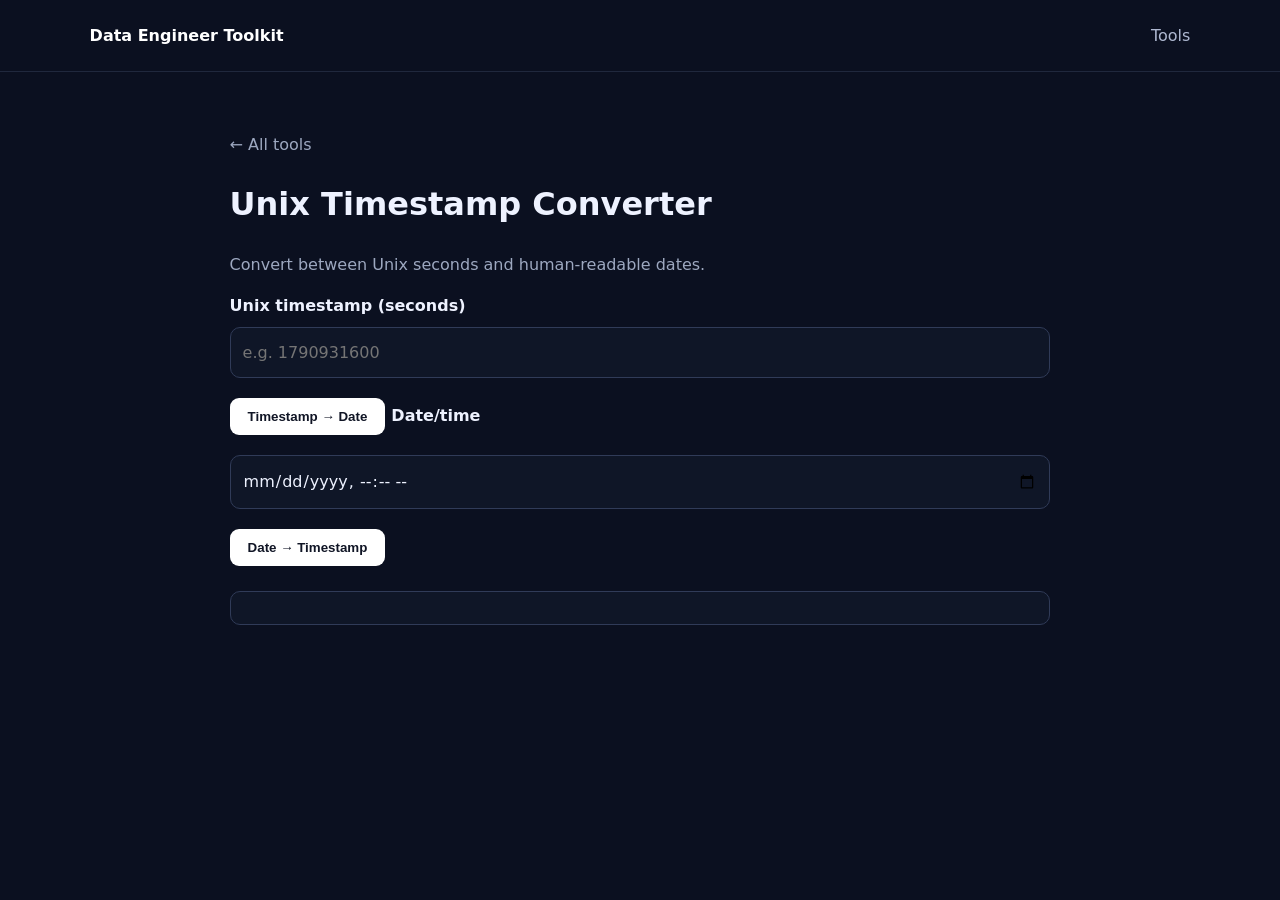
<file: tools/timestamp.html>
<!doctype html><html lang="en"><head><meta charset="utf-8"><meta name="viewport" content="width=device-width,initial-scale=1">
<title>Unix Timestamp Converter — Data Engineer Toolkit</title><meta name="description" content="Convert between Unix seconds and human-readable dates."><link rel="stylesheet" href="../style.css">
<style>.tool{max-width:1000px;margin:auto;padding:60px 7%}textarea,input,select{width:100%;background:#0f1627;color:#eef2ff;border:1px solid #303b58;border-radius:10px;padding:12px;margin:8px 0 16px;font:inherit}textarea{min-height:260px;resize:vertical}button{background:#fff;color:#101525;border:0;border-radius:9px;padding:11px 18px;font-weight:700;cursor:pointer;margin:4px 6px 12px 0}pre{white-space:pre-wrap;background:#0f1627;border:1px solid #303b58;padding:16px;border-radius:10px;overflow:auto}label{font-weight:700}.muted{color:#9da8c0}.back{color:#9da8c0;text-decoration:none}</style></head>
<body><header class="nav"><a class="brand" href="../">Data Engineer Toolkit</a><nav><a href="../#tools">Tools</a></nav></header>
<main class="tool"><a class="back" href="../">← All tools</a><h1>Unix Timestamp Converter</h1><p class="muted">Convert between Unix seconds and human-readable dates.</p><label>Unix timestamp (seconds)</label><input id="ts" placeholder="e.g. 1790931600"><button onclick="fromTs()">Timestamp → Date</button><label>Date/time</label><input id="date" type="datetime-local"><button onclick="toTs()">Date → Timestamp</button><pre id="out"></pre></main><script>const out=document.getElementById('out');function fromTs(){const n=Number(document.getElementById('ts').value);if(!Number.isFinite(n)){out.textContent='Enter a valid timestamp';return}out.textContent=new Date(n*1000).toString()}function toTs(){const d=new Date(document.getElementById('date').value);if(isNaN(d)){out.textContent='Choose a date';return}out.textContent=String(Math.floor(d.getTime()/1000))}</script></body></html>
</file>
<file: style.css>
*{box-sizing:border-box}body{margin:0;font-family:Inter,system-ui,-apple-system,Segoe UI,sans-serif;background:#0b1020;color:#eef2ff;line-height:1.6}.nav{height:72px;display:flex;align-items:center;justify-content:space-between;padding:0 7%;border-bottom:1px solid #20283d;background:#0b1020}.brand{font-weight:800;color:#fff;text-decoration:none}.nav nav{display:flex;gap:24px}.nav nav a{color:#aeb8d0;text-decoration:none}.hero{padding:100px 7% 90px;max-width:900px}.pill{display:inline-block;border:1px solid #34405d;border-radius:999px;padding:6px 12px;color:#aeb8d0;font-size:13px}.hero h1{font-size:clamp(44px,7vw,78px);line-height:1.05;margin:22px 0}.hero h1 span{color:#8ab4ff}.hero p{font-size:20px;color:#aeb8d0;max-width:650px}.button{display:inline-block;margin-top:18px;background:#fff;color:#101525;padding:12px 20px;border-radius:10px;text-decoration:none;font-weight:700}.section{padding:55px 7%;max-width:1200px}.section h2{font-size:32px}.grid{display:grid;grid-template-columns:repeat(auto-fit,minmax(210px,1fr));gap:16px}.card{display:flex;flex-direction:column;gap:8px;padding:24px;border:1px solid #26304a;border-radius:16px;background:#11182a;color:#fff;text-decoration:none;min-height:145px}.card:hover{border-color:#6077aa;transform:translateY(-2px)}.card span,.about p{color:#9da8c0}.about{padding-bottom:100px}footer{border-top:1px solid #20283d;padding:25px 7%;color:#77829b;font-size:13px}
</file>
